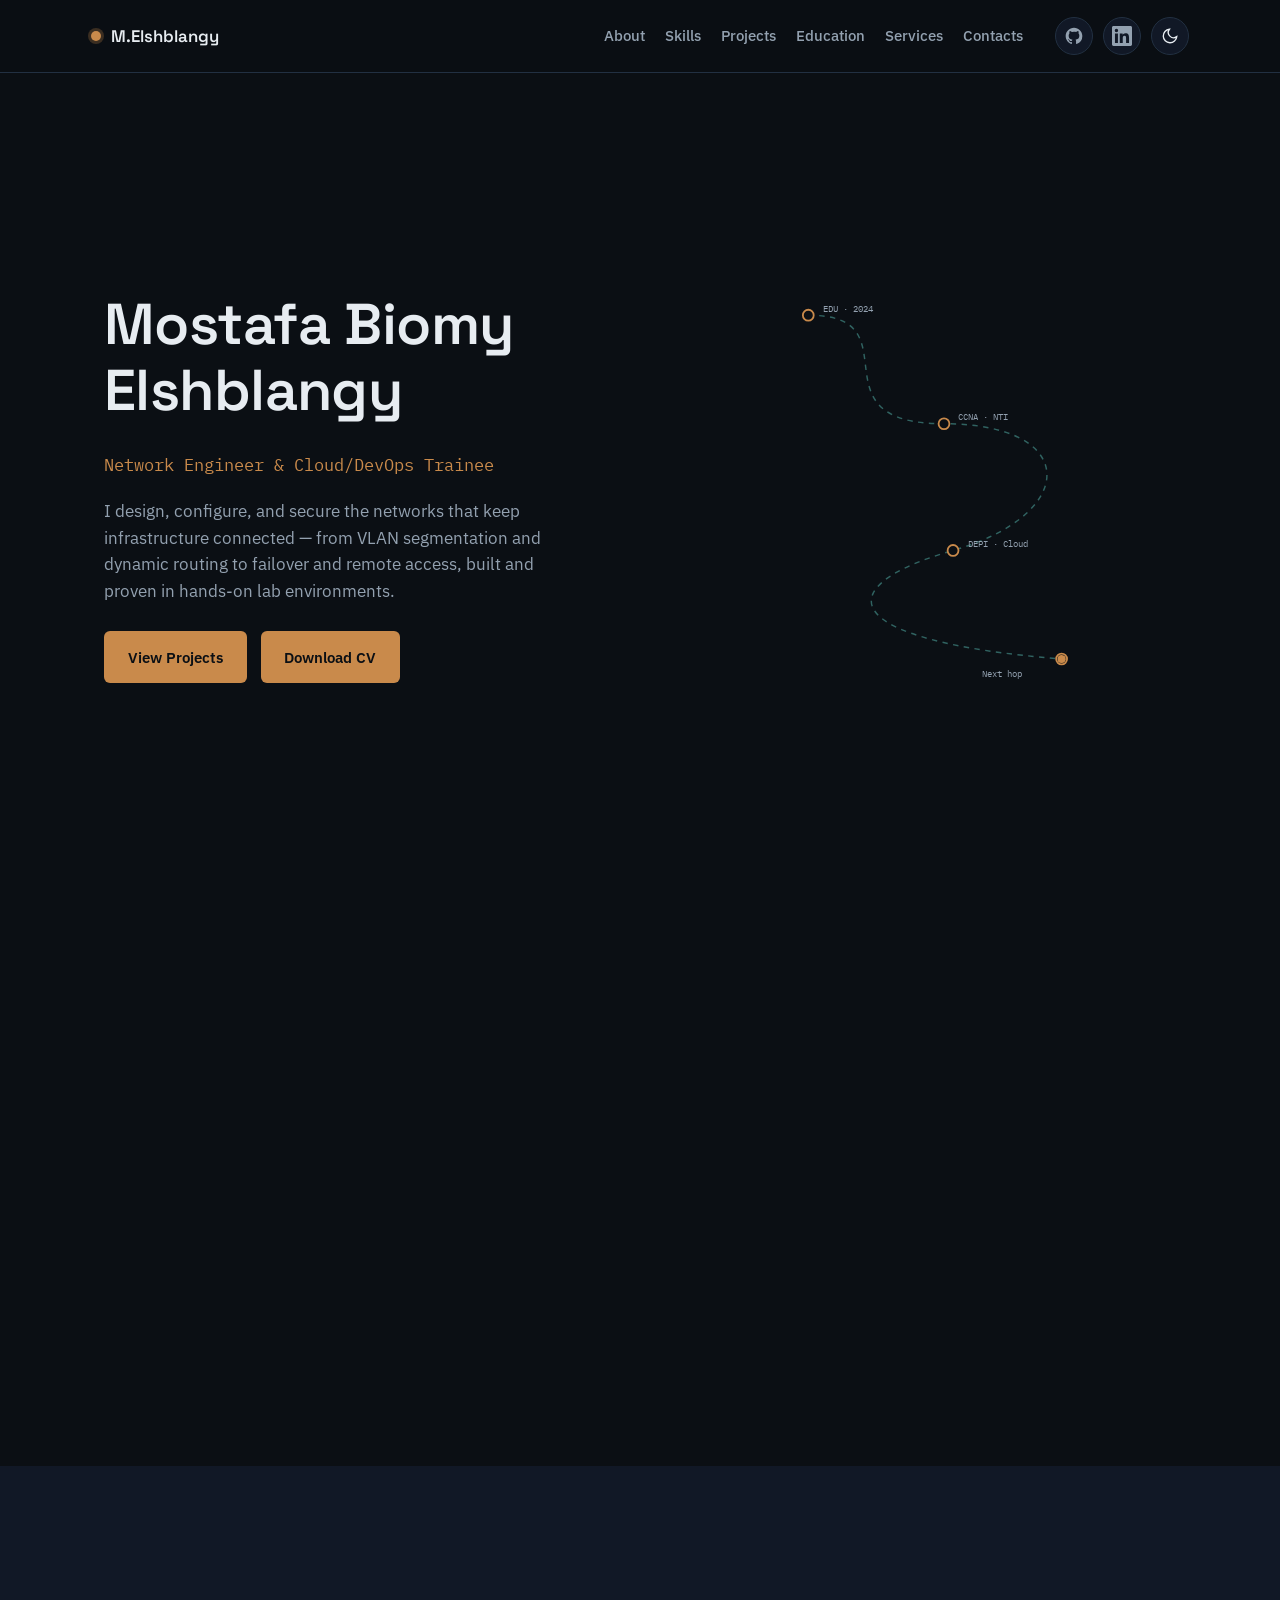
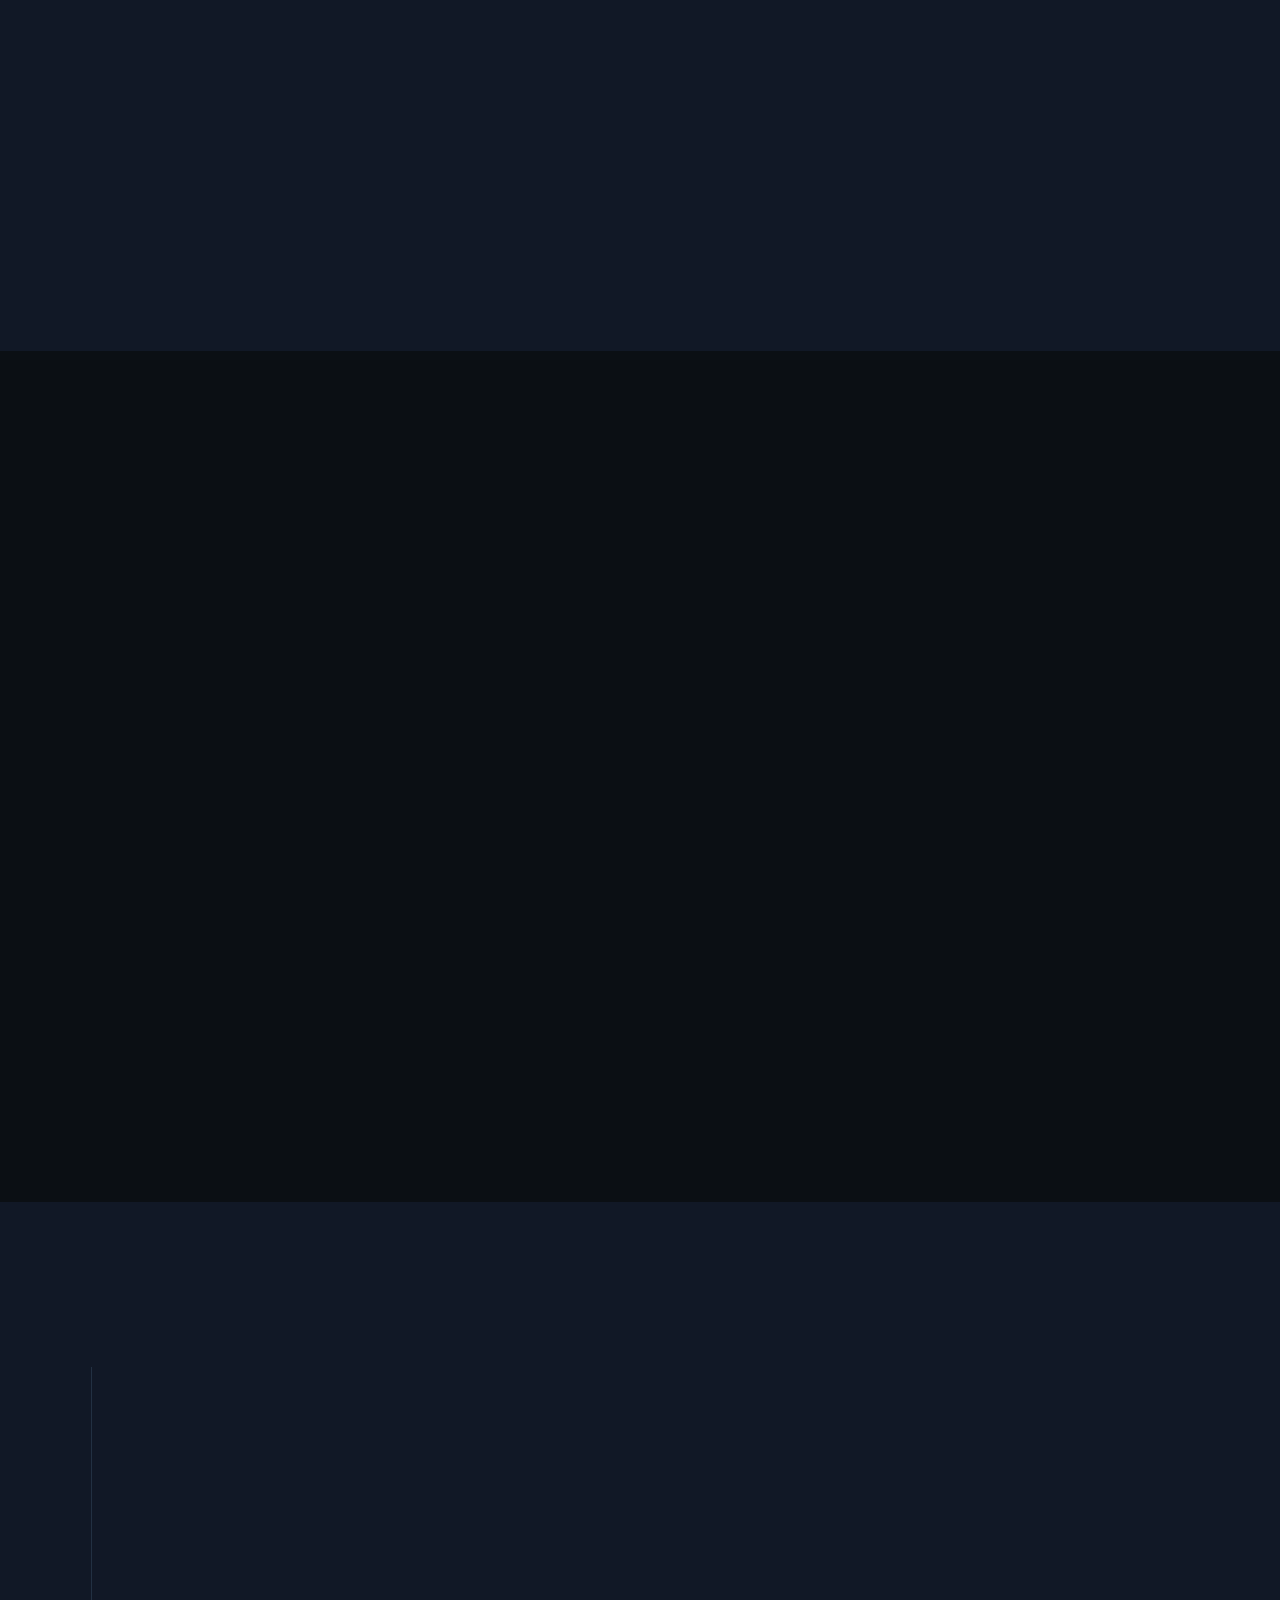
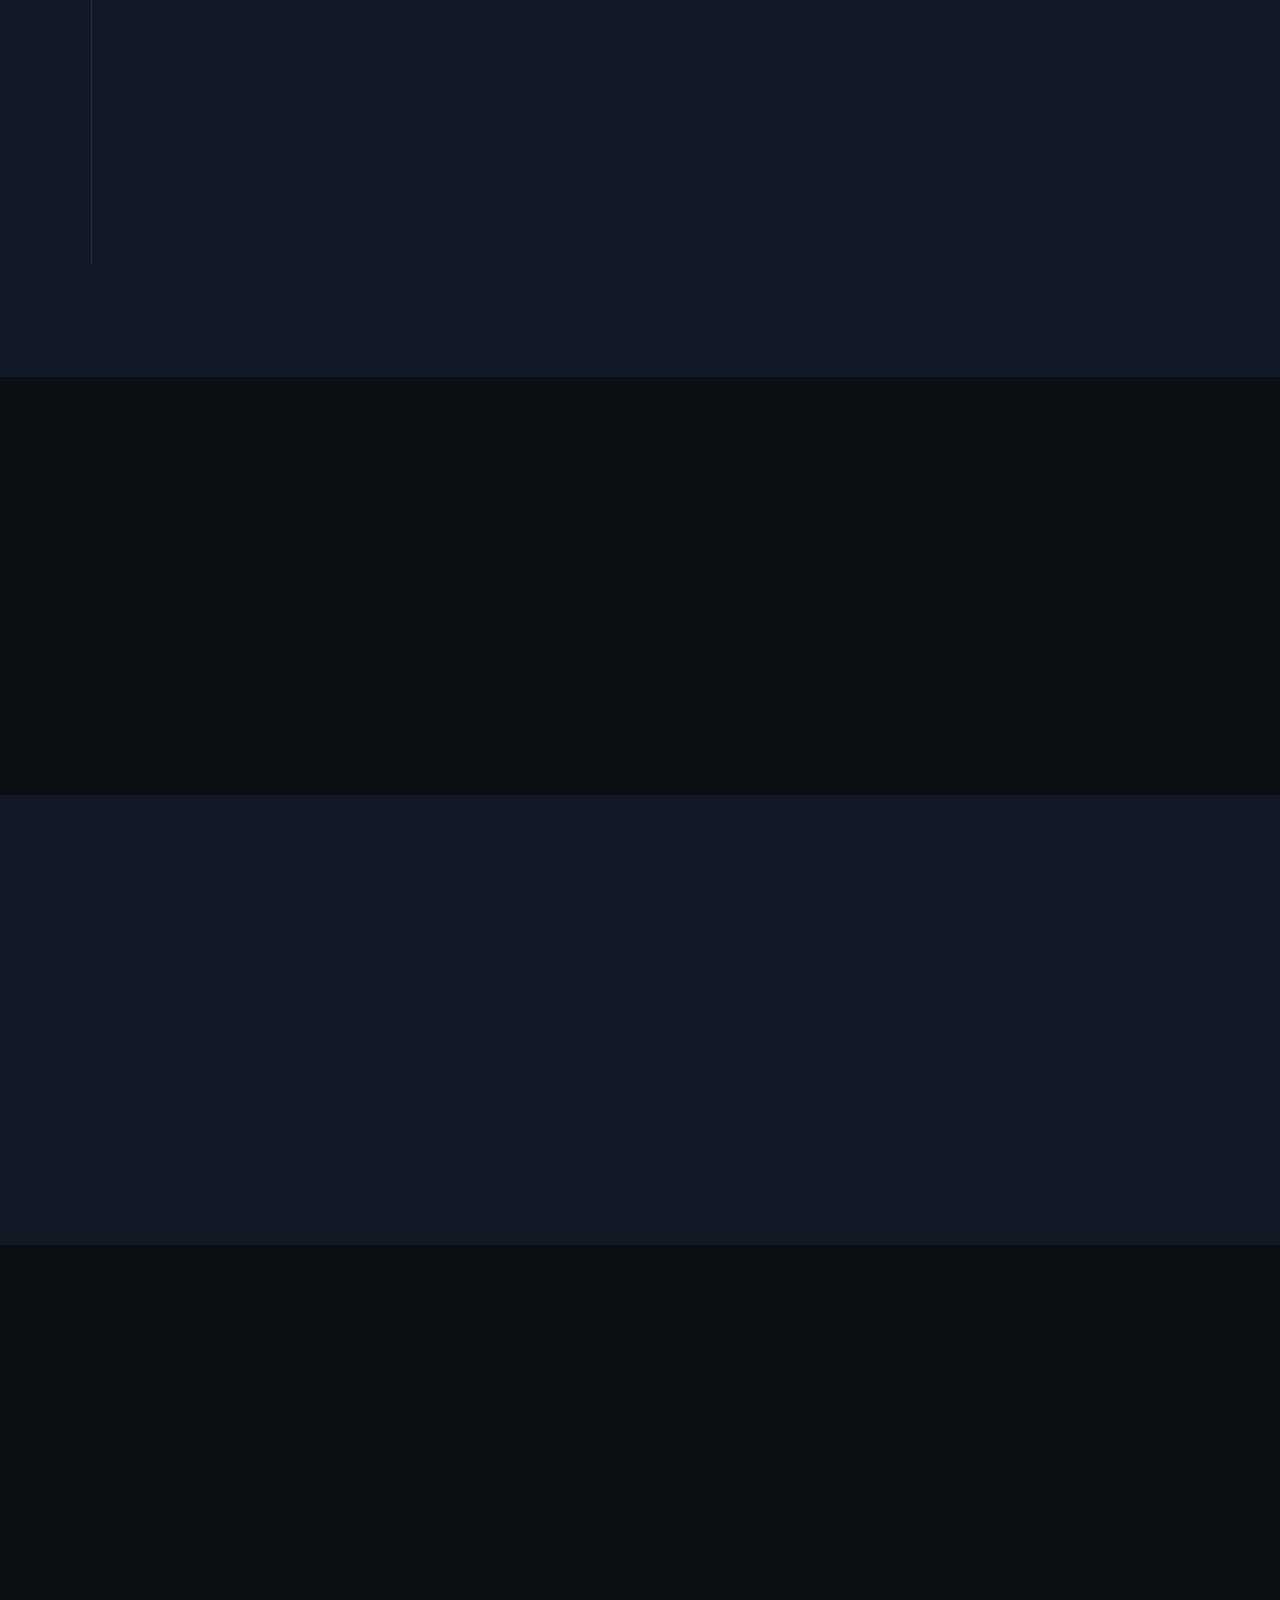
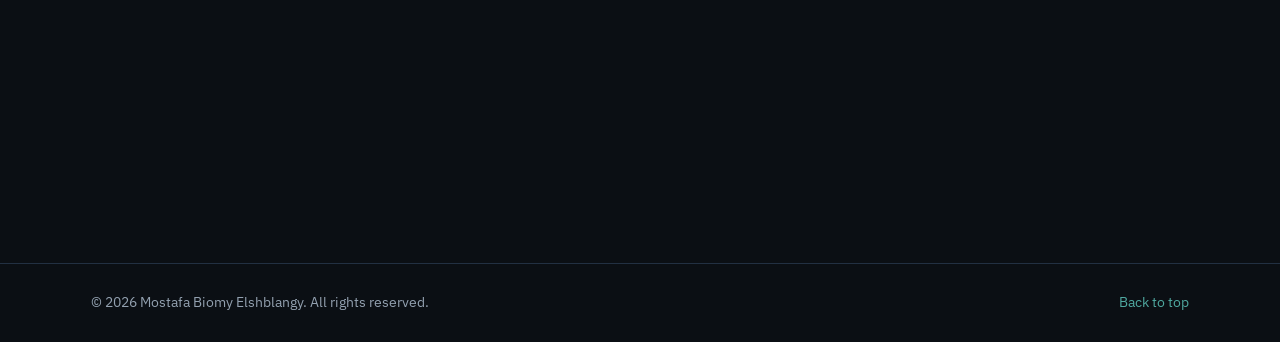
<file: index.html>
<!DOCTYPE html>
<html lang="en">

<head>
  <script>document.documentElement.classList.add('js');</script>
  <meta charset="UTF-8">
  <meta name="viewport" content="width=device-width, initial-scale=1.0">
  <title>Mostafa Elshblangy — Network Engineer</title>
  <meta name="description"
    content="Portfolio of Mostafa Biomy Elshblangy, Network Engineer specializing in routing, switching, and secure infrastructure design.">
  <link rel="preconnect" href="https://fonts.googleapis.com">
  <link rel="preconnect" href="https://fonts.gstatic.com" crossorigin>
  <link
    href="https://fonts.googleapis.com/css2?family=Space+Grotesk:wght@400;500;600;700&family=IBM+Plex+Sans:wght@400;500;600&family=IBM+Plex+Mono:wght@400;500&display=swap"
    rel="stylesheet">
  <link rel="stylesheet" href="style.css">
</head>

<body>

  <a class="skip-link" href="#main">Skip to content</a>

  <header class="site-header">
    <div class="header-inner">
      <a href="#hero" class="brand">
        <span class="brand-mark" aria-hidden="true"></span>
        <span class="brand-text">M.Elshblangy</span>
      </a>
      <nav class="main-nav" aria-label="Primary">
        <button class="nav-toggle" id="navToggle" aria-expanded="false" aria-controls="navMenu"
          aria-label="Toggle navigation menu">
          <span></span><span></span><span></span>
        </button>
        <ul class="nav-menu" id="navMenu">
          <li><a href="#about">About</a></li>
          <li><a href="#skills">Skills</a></li>
          <li><a href="#projects">Projects</a></li>
          <li><a href="#experience">Education</a></li>
          <li><a href="#services">Services</a></li>
          <li><a href="#contact">Contacts</a></li>
        </ul>
      </nav>
      <div class="header-actions">
        <a href="https://github.com/MostafaElshplangy" target="_blank" rel="noopener noreferrer"
          class="social-icon-link" aria-label="GitHub">
          <svg width="20" height="20" viewBox="0 0 24 24" fill="currentColor">
            <path
              d="M12 2C6.477 2 2 6.484 2 12.017c0 4.425 2.865 8.18 6.839 9.504.5.092.682-.217.682-.483 0-.237-.008-.868-.013-1.703-2.782.605-3.369-1.343-3.369-1.343-.454-1.158-1.11-1.466-1.11-1.466-.908-.62.069-.608.069-.608 1.003.07 1.53 1.032 1.53 1.032.892 1.53 2.341 1.088 2.91.832.092-.647.35-1.088.636-1.338-2.22-.253-4.555-1.113-4.555-4.951 0-1.093.39-1.988 1.029-2.688-.103-.253-.446-1.272.098-2.65 0 0 .84-.27 2.75 1.026A9.564 9.564 0 0112 6.844c.85.004 1.705.115 2.504.337 1.909-1.296 2.747-1.027 2.747-1.027.546 1.379.202 2.398.1 2.651.64.7 1.028 1.595 1.028 2.688 0 3.848-2.339 4.695-4.566 4.943.359.309.678.92.678 1.855 0 1.338-.012 2.419-.012 2.747 0 .268.18.58.688.482A10.019 10.019 0 0022 12.017C22 6.484 17.522 2 12 2z" />
          </svg>
        </a>
        <a href="https://linkedin.com/in/mostafa-elshplngy" target="_blank" rel="noopener noreferrer"
          class="social-icon-link" aria-label="LinkedIn">
          <svg width="20" height="20" viewBox="0 0 24 24" fill="currentColor">
            <path
              d="M20.447 20.452h-3.554v-5.569c0-1.328-.027-3.037-1.852-3.037-1.853 0-2.136 1.445-2.136 2.939v5.667H9.351V9h3.414v1.561h.046c.477-.9 1.637-1.85 3.37-1.85 3.601 0 4.267 2.37 4.267 5.455v6.286zM5.337 7.433a2.062 2.062 0 0 1-2.063-2.065 2.064 2.064 0 1 1 2.063 2.065zm1.782 13.019H3.555V9h3.564v11.452zM22.225 0H1.771C.792 0 0 .774 0 1.729v20.542C0 23.227.792 24 1.771 24h20.451C23.2 24 24 23.227 24 22.271V1.729C24 .774 23.2 0 22.222 0h.003z" />
          </svg>
        </a>
        <button class="theme-toggle" id="themeToggle" aria-label="Switch to light mode" aria-pressed="false">
          <svg class="icon-moon" width="18" height="18" viewBox="0 0 24 24" fill="none" stroke="currentColor"
            stroke-width="1.8">
            <path d="M21 12.8A9 9 0 1 1 11.2 3a7 7 0 0 0 9.8 9.8Z" />
          </svg>
          <svg class="icon-sun" width="18" height="18" viewBox="0 0 24 24" fill="none" stroke="currentColor"
            stroke-width="1.8">
            <circle cx="12" cy="12" r="4.2" />
            <path
              d="M12 2.5v2.6M12 18.9v2.6M4.6 4.6l1.8 1.8M17.6 17.6l1.8 1.8M2.5 12h2.6M18.9 12h2.6M4.6 19.4l1.8-1.8M17.6 6.4l1.8-1.8" />
          </svg>
        </button>
      </div>
    </div>
  </header>

  <main id="main">

    <!-- HERO -->
    <section class="hero" id="hero">
      <div class="hero-inner">
        <div class="hero-copy">
          <h1>Mostafa Biomy Elshblangy</h1>
          <p class="hero-role">Network Engineer &amp; Cloud/DevOps Trainee</p>
          <p class="hero-lede">I design, configure, and secure the networks that keep infrastructure connected — from
            VLAN segmentation and dynamic routing to failover and remote access, built and proven in hands-on lab
            environments.</p>
          <div class="hero-actions">
            <a href="#projects" class="btn btn-primary">View Projects</a>
            <a href="https://drive.google.com/drive/u/0/folders/1e4iWdkqJ161IgcwW9p_qeaKxz-TaCh9Q" target="_blank"
              rel="noopener noreferrer" class="btn btn-primary">Download CV</a>
          </div>
        </div>
        <div class="hero-visual" aria-hidden="true">
          <svg viewBox="0 0 420 460" class="route-svg" id="routeSvg">
            <path id="routePath" d="M60 40 C 180 40, 60 160, 210 160 S 360 260, 220 300 S 90 400, 340 420"
              fill="none" />
            <circle class="node" cx="60" cy="40" r="6"></circle>
            <circle class="node" cx="210" cy="160" r="6"></circle>
            <circle class="node" cx="220" cy="300" r="6"></circle>
            <circle class="node" cx="340" cy="420" r="6"></circle>
            <text class="node-label" x="76" y="36">EDU · 2024</text>
            <text class="node-label" x="226" y="156">CCNA · NTI</text>
            <text class="node-label" x="236" y="296">DEPI · Cloud</text>
            <text class="node-label" x="252" y="440">Next hop</text>
            <circle id="packet" class="packet" r="4.5"></circle>
          </svg>
        </div>
      </div>
      <div class="hero-scroll-cue" aria-hidden="true"><span></span></div>
    </section>

    <!-- ABOUT -->
    <section class="section" id="about">
      <div class="section-inner about-grid">
        <div class="about-photo reveal">
          <div class="blob-frame">
            <div class="blob-bg"></div>
            <img src="MyPhoto.jpg" alt="Mostafa Elshblangy" loading="lazy">
          </div>
        </div>
        <div class="about-copy reveal">
          <h2>About</h2>
          <p>I'm an IT and network engineer with a Bachelor's degree in Computer Science from Menofia University, and
            hands-on CCNA training covering TCP/IP, routing, switching, VLANs, DHCP, DNS, and VPNs. My work is grounded
            in lab-tested practice — every protocol I list, I've configured, broken, and fixed myself in Cisco Packet
            Tracer and live training environments.</p>
          <p>My approach to infrastructure is simple: reliability and security aren't add-ons, they're the design brief
            from the start. Whether it's segmenting traffic with VLANs, building redundancy with HSRP, or locking down
            remote access over SSH, I care about networks that stay up and stay safe under real conditions.</p>
          <p>I'm currently expanding into cloud and DevOps through the Digital Egypt Pioneers Initiative, connecting
            traditional networking foundations to the infrastructure-as-code and cloud-native practices shaping where
            the field is heading.</p>
        </div>
      </div>
    </section>

    <!-- SKILLS -->
    <section class="section section-alt" id="skills">
      <div class="section-inner">
        <h2 class="reveal">Skills</h2>
        <div class="skills-grid">
          <div class="skill-card reveal">
            <h3>Networking Fundamentals</h3>
            <ul class="chip-list">
              <li>TCP/IP</li>
              <li>Routing &amp; Switching</li>
              <li>VLANs &amp; Trunking</li>
              <li>STP</li>
              <li>HSRP / VRRP</li>
            </ul>
          </div>
          <div class="skill-card reveal">
            <h3>Services &amp; Protocols</h3>
            <ul class="chip-list">
              <li>DHCP</li>
              <li>DNS</li>
              <li>VPN</li>
              <li>NAT / PAT</li>
            </ul>
          </div>
          <div class="skill-card reveal">
            <h3>Platforms &amp; Tools</h3>
            <ul class="chip-list">
              <li>Cisco Routers &amp; Switches</li>
              <li>Cisco Packet Tracer</li>
              <li>MCSA Fundamentals</li>
            </ul>
          </div>
          <div class="skill-card reveal">
            <h3>Practice &amp; Security</h3>
            <ul class="chip-list">
              <li>Network Troubleshooting</li>
              <li>Port Security</li>
              <li>SSH Remote Management</li>
              <li>ACLs</li>
            </ul>
          </div>
        </div>
      </div>
    </section>

    <!-- PROJECTS -->
    <section class="section" id="projects">
      <div class="section-inner">
        <h2 class="reveal">Projects</h2>
        <div class="projects-grid">

          <article class="project-card reveal">
            <h3>Enterprise Network Simulation</h3>
            <p>Designed and configured a multi-department enterprise network in Cisco Packet Tracer, with VLANs, Layer 3
              switching, and inter-VLAN routing.</p>
            <p class="project-detail">Added OSPF and ACLs for dynamic routing and security, then verified connectivity
              and troubleshot with ping, traceroute, and Cisco show commands.</p>

          </article>

          <article class="project-card reveal">
            <h3>SOHO Network Setup</h3>
            <p>Built and configured a small office/home office network with a router, switch, and wireless access point.
            </p>
            <p class="project-detail">Configured NAT/PAT, DHCP, static routing, and SSH for secure remote management,
              with port security and disabled unused ports.</p>

          </article>

          <article class="project-card reveal">
            <h3>VLAN &amp; Trunking Lab</h3>
            <p>Configured VLANs and 802.1Q trunking across multiple switches to isolate departmental traffic.</p>
            <p class="project-detail">Implemented Router-on-a-Stick for inter-VLAN routing and verified traffic
              isolation end to end.</p>

          </article>

          <article class="project-card reveal">
            <h3>Network Redundancy &amp; High Availability</h3>
            <p>Configured STP to eliminate loops and HSRP/VRRP for gateway redundancy across the topology.</p>
            <p class="project-detail">Tested failover behavior by simulating link and device failures under load.</p>

          </article>

          <article class="project-card reveal">
            <h3>DHCP &amp; Static Routing Lab</h3>
            <p>Configured static routing and DHCP across multiple subnets and VLANs for a segmented network.</p>
            <p class="project-detail">Implemented DHCP relay using ip helper-address and verified routing and address
              assignment.</p>

          </article>

          <article class="project-card reveal">
            <h3>Wireless LAN Setup</h3>
            <p>Configured a wireless network with SSID broadcast, WPA2 security, and MAC filtering in Cisco Packet
              Tracer.</p>
            <p class="project-detail">Integrated wireless clients with the existing wired LAN and verified end-to-end
              connectivity.</p>

          </article>

        </div>
      </div>
    </section>

    <!-- EXPERIENCE / PATH -->
    <section class="section section-alt" id="experience">
      <div class="section-inner">
        <h2 class="reveal">Education</h2>
        <ol class="timeline">
          <li class="timeline-item reveal">
            <div class="timeline-date">07/2026 – 12/2026</div>
            <div class="timeline-body">
              <h3>Cloud &amp; DevOps Trainee</h3>
              <p class="timeline-org">Digital Egypt Pioneers Initiative (DEPI) · CLS Learning Solutions</p>
              <ul>
                <li>Training in cloud infrastructure and DevOps practices, building on core networking fundamentals.
                </li>
                <li>Applying automation and infrastructure-management concepts alongside traditional routing and
                  switching skills.</li>
              </ul>
            </div>
          </li>
          <li class="timeline-item reveal">
            <div class="timeline-date">05/2026 – 07/2026</div>
            <div class="timeline-body">
              <h3>CCNA Practical Training — Networking Lab</h3>
              <p class="timeline-org">National Telecommunication Institute (NTI)</p>
              <ul>
                <li>Hands-on lab training across routing, switching, VLANs, and network security fundamentals.</li>
                <li>Configured and troubleshot Cisco device topologies to CCNA-level standards.</li>
              </ul>
            </div>
          </li>
          <li class="timeline-item reveal">
            <div class="timeline-date">2020 – 2024</div>
            <div class="timeline-body">
              <h3>Bachelor of Computer Science</h3>
              <p class="timeline-org">Faculty of Computers and Information, Menofia University</p>
              <ul>
                <li>Built the foundation in computer science and systems that underpins current networking
                  specialization.</li>
              </ul>
            </div>
          </li>
        </ol>
      </div>
    </section>

    <!-- SERVICES -->
    <section class="section" id="services">
      <div class="section-inner">
        <div class="section-header-row reveal">
          <h2>Services</h2>
        </div>
        <div class="services-grid">
          <div class="service-card reveal">
            <h3>Network Design &amp; Implementation</h3>
            <p>Topology planning, VLAN segmentation, and routing setup for reliable, scalable networks.</p>
          </div>
          <div class="service-card reveal">
            <h3>Network Security Hardening</h3>
            <p>ACLs, port security, and secure remote access configuration to reduce attack surface.</p>
          </div>
          <div class="service-card reveal">
            <h3>Troubleshooting &amp; Diagnostics</h3>
            <p>Systematic fault isolation using ping, traceroute, and device-level diagnostics.</p>
          </div>
          <div class="service-card reveal">
            <h3>IT Infrastructure Consulting</h3>
            <p>Practical guidance on DHCP, DNS, VPN, and redundancy planning for small-to-mid networks.</p>
          </div>
        </div>
      </div>
    </section>

    <!-- OBJECTIVE -->
    <section class="section section-alt objective" id="objective">
      <div class="section-inner">
        <h2 class="reveal">Where I'm headed</h2>
        <p class="objective-statement reveal">I'm working toward a role where I can grow from hands-on network
          engineering into cloud and infrastructure architecture — combining CCNA-level routing and switching expertise
          with DevOps practices to design systems that are secure, resilient, and built to scale.</p>
      </div>
    </section>

    <!-- CONTACT -->
    <section class="section" id="contact">
      <div class="section-inner contact-grid">
        <div class="contact-copy reveal">
          <h2>Contacts</h2>
          <p>Open to network engineering, IT support, and cloud/DevOps opportunities. Reach out directly or send a
            message below.</p>
          <p class="eyebrow-plain">Nasr City, Cairo, Egypt</p>
          <ul class="contact-list">
            <li><a href="mailto:mostafaelshplngy7@gmail.com">mostafaelshplngy7@gmail.com</a></li>
            <li><a href="tel:+201091564198">+20 109 156 4198</a></li>
            <li><a href="https://linkedin.com/in/mostafa-elshplngy" target="_blank"
                rel="noopener">linkedin.com/in/mostafa-elshplngy</a></li>
            <li><a href="https://github.com/MostafaElshplangy" target="_blank"
                rel="noopener">github.com/MostafaElshplangy</a></li>
          </ul>
        </div>
        <form class="contact-form reveal" id="contactForm">
          <div class="form-row">
            <label for="name">Name</label>
            <input type="text" id="name" name="name" required autocomplete="name">
          </div>
          <div class="form-row">
            <label for="email">Email</label>
            <input type="email" id="email" name="email" required autocomplete="email">
          </div>
          <div class="form-row">
            <label for="message">Message</label>
            <textarea id="message" name="message" rows="5" required></textarea>
          </div>
          <button type="submit" class="btn btn-primary">Send Message</button>
          <p class="form-status" id="formStatus" role="status" aria-live="polite"></p>
        </form>
      </div>
    </section>

  </main>

  <footer class="site-footer">
    <div class="footer-inner">
      <p>© <span id="year"></span> Mostafa Biomy Elshblangy. All rights reserved.</p>
      <a href="#hero">Back to top</a>
    </div>
  </footer>

  <script src="script.js"></script>
</body>

</html>
</file>
<file: style.css>
/* ============================================================
   TOKENS
   ============================================================ */
:root {
  --bg: #0B0F14;
  --bg-panel: #111826;
  --bg-panel-alt: #161F2E;
  --text: #E7ECF1;
  --text-muted: #93A1B0;
  --border: #223042;
  --accent: #C98A4B;
  /* copper — cabling */
  --accent-2: #4FA8A0;
  /* muted teal — signal */
  --accent-contrast: #0B0F14;
  --danger: #D9705A;

  --font-display: 'Space Grotesk', sans-serif;
  --font-body: 'IBM Plex Sans', sans-serif;
  --font-mono: 'IBM Plex Mono', monospace;

  --radius-s: 6px;
  --radius-m: 10px;
  --container: 1120px;
  --shadow-card: 0 1px 0 rgba(0, 0, 0, .4);
}

html[data-theme="light"] {
  --bg: #F5F3EE;
  --bg-panel: #FFFFFF;
  --bg-panel-alt: #ECE8DF;
  --text: #16202B;
  --text-muted: #5B6672;
  --border: #DAD4C7;
  --accent: #A8632A;
  --accent-2: #327870;
  --accent-contrast: #FFFFFF;
}

* {
  box-sizing: border-box;
}

html {
  scroll-behavior: smooth;
}

.hero,
.section {
  scroll-margin-top: 32px;
}

@media (prefers-reduced-motion: reduce) {
  html {
    scroll-behavior: auto;
  }

  *,
  *::before,
  *::after {
    animation-duration: 0.001ms !important;
    animation-iteration-count: 1 !important;
    transition-duration: 0.001ms !important;
  }
}

body {
  margin: 0;
  background: var(--bg);
  color: var(--text);
  font-family: var(--font-body);
  line-height: 1.6;
  -webkit-font-smoothing: antialiased;
  overflow-x: hidden;
  transition: background .35s ease, color .35s ease;
}

h1,
h2,
h3 {
  font-family: var(--font-display);
  font-weight: 600;
  margin: 0 0 .5em;
  line-height: 1.15;
}

p {
  margin: 0 0 1em;
  color: var(--text-muted);
  max-width: 62ch;
}

a {
  color: var(--accent-2);
  text-decoration: none;
}

a:hover {
  text-decoration: underline;
}

img {
  max-width: 100%;
  display: block;
}

ul {
  padding: 0;
  margin: 0;
  list-style: none;
}

.skip-link {
  position: absolute;
  left: -9999px;
  top: 0;
  background: var(--accent);
  color: var(--accent-contrast);
  padding: .6em 1em;
  z-index: 1000;
  border-radius: var(--radius-s);
}

.skip-link:focus {
  left: 1em;
  top: 1em;
}

:focus-visible {
  outline: 2px solid var(--accent-2);
  outline-offset: 2px;
}

.section-inner,
.header-inner,
.footer-inner {
  max-width: var(--container);
  margin: 0 auto;
  padding-inline: 11px;
}

/* ============================================================
   HEADER
   ============================================================ */
.site-header {
  position: sticky;
  top: 0;
  z-index: 100;
  background: color-mix(in srgb, var(--bg) 88%, transparent);
  backdrop-filter: blur(10px);
  border-bottom: 1px solid var(--border);
}

.header-inner {
  display: flex;
  align-items: center;
  justify-content: space-between;
  height: 72px;
  gap: 16px;
}

.brand {
  display: flex;
  align-items: center;
  gap: 10px;
  color: var(--text);
  flex-shrink: 0;
}

.brand:hover {
  text-decoration: none;
}

.brand-mark {
  width: 10px;
  height: 10px;
  border-radius: 50%;
  background: var(--accent);
  box-shadow: 0 0 0 3px rgba(201, 138, 75, 0.25);
  box-shadow: 0 0 0 3px color-mix(in srgb, var(--accent) 25%, transparent);
}

.brand-text {
  font-family: var(--font-display);
  font-weight: 600;
  font-size: 1.05rem;
}

.main-nav {
  display: flex;
  align-items: center;
  margin-left: auto;
  margin-right: 16px;
}

.nav-menu {
  display: flex;
  align-items: center;
  gap: 20px;
  list-style: none;
  margin: 0;
  padding: 0;
  white-space: nowrap;
}

.nav-menu a {
  color: var(--text-muted);
  font-size: .93rem;
  font-weight: 500;
  transition: color .2s ease;
}

.nav-menu a:hover {
  color: var(--text);
  text-decoration: none;
}

.nav-toggle {
  display: none;
  flex-direction: column;
  justify-content: center;
  gap: 5px;
  width: 36px;
  height: 36px;
  background: none;
  border: none;
  cursor: pointer;
}

.nav-toggle span {
  display: block;
  height: 2px;
  width: 100%;
  background: var(--text);
  border-radius: 2px;
}

.theme-toggle {
  background: var(--bg-panel);
  border: 1px solid var(--border);
  color: var(--text);
  width: 38px;
  height: 38px;
  border-radius: 50%;
  display: grid;
  place-items: center;
  cursor: pointer;
  transition: border-color .2s ease, transform .2s ease;
}

.theme-toggle:hover {
  border-color: var(--accent);
  transform: translateY(-1px);
}

.icon-sun {
  display: none;
}

html[data-theme="light"] .icon-sun {
  display: block;
}

html[data-theme="light"] .icon-moon {
  display: none;
}

.header-actions {
  display: flex;
  align-items: center;
  gap: 10px;
  flex-shrink: 0;
}

.social-icon-link {
  display: grid;
  place-items: center;
  width: 38px;
  height: 38px;
  border-radius: 50%;
  border: 1px solid var(--border);
  background: var(--bg-panel);
  color: var(--text-muted);
  transition: border-color .2s ease, color .2s ease, transform .2s ease;
}

.social-icon-link:hover {
  border-color: var(--accent);
  color: var(--accent);
  transform: translateY(-1px);
  text-decoration: none;
}

/* ============================================================
   HERO
   ============================================================ */
.hero {
  position: relative;
  min-height: 92vh;
  display: flex;
  align-items: center;
  padding-block: 40px;
}

.hero-inner {
  max-width: var(--container);
  margin: 0 auto;
  padding-inline: 24px;
  width: 100%;
  display: grid;
  grid-template-columns: 1.1fr .9fr;
  gap: 40px;
  align-items: center;
}

.eyebrow-plain {
  font-family: var(--font-mono);
  font-size: .92rem;
  color: var(--text);
  margin: 0 0 1.2em;
  margin-bottom: 14px;
}

.hero h1 {
  font-size: clamp(2.2rem, 4.6vw, 3.6rem);
  letter-spacing: -0.01em;
}

.hero-role {
  font-family: var(--font-mono);
  font-size: 1.05rem;
  color: var(--accent);
  margin: 0 0 1.1em;
}

.hero-lede {
  font-size: 1.05rem;
  max-width: 46ch;
}

.hero-actions {
  display: flex;
  gap: 14px;
  margin-top: 1.6em;
  flex-wrap: wrap;
}

.btn {
  display: inline-flex;
  align-items: center;
  justify-content: center;
  padding: .85em 1.5em;
  border-radius: var(--radius-s);
  font-weight: 600;
  font-size: .95rem;
  cursor: pointer;
  border: 1px solid transparent;
  transition: transform .18s ease, background .18s ease, border-color .18s ease;
}

.btn:hover {
  text-decoration: none;
  transform: translateY(-2px);
}

.btn-sm {
  padding: .45em .95em;
  font-size: .85rem;
  border-radius: var(--radius-s);
}

.btn-primary {
  background: var(--accent);
  color: var(--accent-contrast);
}

.btn-primary:hover {
  background: #d99652;
  background: color-mix(in srgb, var(--accent) 85%, white 15%);
}

.btn-ghost {
  background: transparent;
  border-color: var(--border);
  color: var(--text);
}

.btn-ghost:hover {
  border-color: var(--accent-2);
}

.hero-visual {
  display: flex;
  justify-content: center;
}

.route-svg {
  width: 100%;
  max-width: 380px;
  height: auto;
}

.route-svg path {
  stroke: var(--accent-2);
  stroke-width: 1.6;
  stroke-dasharray: 6 6;
  opacity: .55;
}

.route-svg .node {
  fill: var(--bg);
  stroke: var(--accent);
  stroke-width: 2;
}

.route-svg .node-label {
  font-family: var(--font-mono);
  font-size: 10px;
  fill: var(--text-muted);
}

.packet {
  fill: var(--accent);
  opacity: 0;
}

.packet.run {
  opacity: 1;
  animation: travel 3.6s cubic-bezier(.4, 0, .2, 1) 0.4s 1 forwards;
}

@keyframes travel {
  to {
    offset-distance: 100%;
  }
}

#packet {
  offset-path: path('M60 40 C 180 40, 60 160, 210 160 S 360 260, 220 300 S 90 400, 340 420');
  offset-distance: 0%;
}

.hero-scroll-cue {
  display: none;
}

.hero-scroll-cue span {
  display: block;
  width: 1px;
  height: 34px;
  background: var(--border);
  position: relative;
  overflow: hidden;
}

.hero-scroll-cue span::after {
  content: '';
  position: absolute;
  top: -100%;
  left: 0;
  width: 100%;
  height: 100%;
  background: var(--accent-2);
  animation: cue 2.2s ease-in-out infinite;
}

@keyframes cue {
  50% {
    top: 100%;
  }

  100% {
    top: 100%;
  }
}

/* ============================================================
   SECTIONS (shared)
   ============================================================ */
.section {
  padding-block: 96px;
}

.section-alt {
  background: var(--bg-panel);
}

.section h2 {
  font-size: clamp(1.6rem, 3vw, 2.1rem);
  margin-bottom: .9em;
}

/* Default reveal: visible */
.reveal {
  opacity: 1;
  transform: none;
}

/* Hidden by default only when JS is enabled */
html.js .reveal {
  opacity: 0;
  transform: translateY(18px);
  transition: opacity .6s ease, transform .6s ease;
}

html.js .reveal.in-view {
  opacity: 1;
  transform: translateY(0);
}

/* ============================================================
   ABOUT
   ============================================================ */
.about-grid {
  display: grid;
  grid-template-columns: 280px 1fr;
  gap: 56px;
  align-items: start;
}

/* ============================================================
   ANIMATED BLOB PHOTO FRAME
   ============================================================ */
.blob-frame {
  position: relative;
  width: 280px;
  height: 320px;
  margin: 0 auto;
  display: flex;
  align-items: center;
  justify-content: center;
}

/* Morphing animated liquid border background */
.blob-bg {
  position: absolute;
  inset: -8px;
  background: linear-gradient(135deg, var(--accent) 0%, var(--accent-2) 100%);
  border-radius: 60% 40% 30% 70% / 60% 30% 70% 40%;
  animation: morphBlob 8s ease-in-out infinite alternate;
  opacity: 0.85;
  filter: blur(1px);
}

/* Photo container shaped like an organic blob */
.blob-frame img {
  position: relative;
  width: 100%;
  height: 100%;
  object-fit: cover;
  border-radius: 60% 40% 30% 70% / 60% 30% 70% 40%;
  border: 4px solid var(--bg-panel);
  animation: morphBlob 8s ease-in-out infinite alternate-reverse;
  transition: transform 0.4s ease;
  z-index: 2;
}

.blob-frame:hover img {
  transform: scale(1.03);
}

/* Continuous shape-shifting animation */
@keyframes morphBlob {
  0% {
    border-radius: 60% 40% 30% 70% / 60% 30% 70% 40%;
  }

  50% {
    border-radius: 30% 60% 70% 40% / 50% 60% 30% 60%;
  }

  100% {
    border-radius: 50% 50% 30% 70% / 60% 40% 60% 40%;
  }
}

.photo-frame img {
  width: 100%;
  height: 100%;
  object-fit: cover;
}

.about-copy p {
  max-width: none;
}

/* ============================================================
   SKILLS
   ============================================================ */
.skills-grid {
  display: grid;
  grid-template-columns: repeat(4, 1fr);
  gap: 18px;
}

.skill-card {
  background: var(--bg-panel);
  border: 1px solid var(--border);
  border-radius: var(--radius-m);
  padding: 22px;
}

html[data-theme="light"] .section-alt .skill-card {
  background: var(--bg-panel-alt);
}

.skill-card h3 {
  font-size: 1rem;
  margin-bottom: .8em;
}

.chip-list {
  display: flex;
  flex-wrap: wrap;
  gap: 8px;
}

.chip-list li {
  font-family: var(--font-mono);
  font-size: .78rem;
  color: var(--text);
  border: 1px solid var(--border);
  border-radius: 4px;
  padding: .35em .65em;
  background: rgba(79, 168, 160, 0.1);
  background: color-mix(in srgb, var(--accent-2) 8%, transparent);
}

/* ============================================================
   PROJECTS
   ============================================================ */
.projects-grid {
  display: grid;
  grid-template-columns: repeat(3, 1fr);
  gap: 20px;
}

.project-card {
  border: 1px solid var(--border);
  border-radius: var(--radius-m);
  padding: 26px;
  background: var(--bg-panel);
  transition: transform .25s ease, border-color .25s ease, box-shadow .25s ease;
}

.project-card:hover {
  transform: translateY(-4px);
  border-color: var(--accent-2);
  box-shadow: var(--shadow-card);
}

.project-card h3 {
  font-size: 1.08rem;
}

.project-detail {
  font-size: .92rem;
}

.project-link {
  font-family: var(--font-mono);
  font-size: .85rem;
  font-weight: 500;
}

/* ============================================================
   EXPERIENCE / TIMELINE
   ============================================================ */
.timeline {
  position: relative;
  padding-left: 28px;
  border-left: 1px solid var(--border);
}

.timeline-item {
  position: relative;
  padding-bottom: 42px;
  padding-left: 28px;
}

.timeline-item:last-child {
  padding-bottom: 0;
}

.timeline-item::before {
  content: '';
  position: absolute;
  left: -33px;
  top: 4px;
  width: 10px;
  height: 10px;
  border-radius: 50%;
  background: var(--accent);
  box-shadow: 0 0 0 4px var(--bg-panel);
}

.timeline-date {
  font-family: var(--font-mono);
  font-size: .8rem;
  color: var(--accent-2);
  margin-bottom: .4em;
}

.timeline-org {
  font-size: .92rem;
  color: var(--text-muted);
  margin-bottom: .7em;
}

.timeline-body ul {
  display: flex;
  flex-direction: column;
  gap: 6px;
}

.timeline-body li {
  font-size: .93rem;
  color: var(--text-muted);
  position: relative;
  padding-left: 16px;
}

.timeline-body li::before {
  content: '—';
  position: absolute;
  left: 0;
  color: var(--accent);
  font-size: .85em;
}

/* ============================================================
   SERVICES
   ============================================================ */
.section-header-row {
  display: flex;
  justify-content: space-between;
  align-items: center;
  margin-bottom: 24px;
  flex-wrap: wrap;
  gap: 16px;
}

.section-header-row h2 {
  margin-bottom: 0;
}

.services-grid {
  display: grid;
  grid-template-columns: repeat(4, 1fr);
  gap: 18px;
}

.service-card {
  border: 1px solid var(--border);
  border-radius: var(--radius-m);
  padding: 24px;
  background: var(--bg-panel);
}

.service-card h3 {
  font-size: 1rem;
}

.service-card p {
  font-size: .9rem;
  margin-bottom: 0;
}

/* ============================================================
   OBJECTIVE
   ============================================================ */
.objective-statement {
  font-family: var(--font-display);
  font-size: clamp(1.2rem, 2.4vw, 1.6rem);
  color: var(--text);
  max-width: 52ch;
  font-weight: 500;
}

/* ============================================================
   CONTACT
   ============================================================ */
.contact-grid {
  display: grid;
  grid-template-columns: 1fr 1.2fr;
  gap: 56px;
  align-items: start;
}

.contact-list {
  display: flex;
  flex-direction: column;
  gap: 10px;
  margin-top: 1.4em;
}

.contact-list a {
  font-family: var(--font-mono);
  font-size: .92rem;
  color: var(--text);
}

.contact-list a:hover {
  color: var(--accent-2);
}

.contact-form {
  display: flex;
  flex-direction: column;
  gap: 16px;
}

.form-row {
  display: flex;
  flex-direction: column;
  gap: 6px;
}

.form-row label {
  font-size: .85rem;
  color: var(--text-muted);
}

.form-row input,
.form-row textarea {
  background: var(--bg-panel);
  border: 1px solid var(--border);
  border-radius: var(--radius-s);
  color: var(--text);
  padding: .75em .9em;
  font-family: var(--font-body);
  font-size: .95rem;
  transition: border-color .2s ease;
}

.form-row input:focus,
.form-row textarea:focus {
  border-color: var(--accent-2);
  outline: none;
}

.contact-form .btn {
  align-self: flex-start;
}

.form-status {
  font-size: .88rem;
  color: var(--accent-2);
  min-height: 1.4em;
  margin: 0;
}

/* ============================================================
   FOOTER
   ============================================================ */
.site-footer {
  border-top: 1px solid var(--border);
  padding-block: 28px;
}

.footer-inner {
  display: flex;
  justify-content: space-between;
  align-items: center;
  flex-wrap: wrap;
  gap: 10px;
}

.footer-inner p {
  margin: 0;
  font-size: .85rem;
}

.footer-inner a {
  font-size: .85rem;
}

/* ============================================================
   RESPONSIVE
   ============================================================ */
@media (max-width: 1024px) {
  .nav-menu {
    gap: 14px;
  }

  .nav-menu a {
    font-size: .88rem;
  }

  .skills-grid {
    grid-template-columns: repeat(2, 1fr);
  }

  .projects-grid {
    grid-template-columns: repeat(2, 1fr);
  }

  .services-grid {
    grid-template-columns: repeat(2, 1fr);
  }
}

@media (max-width: 880px) {
  .header-inner {
    position: relative;
  }

  .nav-toggle {
    display: flex;
    order: 2;
  }

  .header-actions {
    margin-left: auto;
    order: 1;
  }

  .main-nav {
    margin-left: 0;
    margin-right: 0;
  }

  .nav-menu {
    position: absolute;
    top: 72px;
    left: 0;
    right: 0;
    width: 100%;
    flex-direction: column;
    gap: 0;
    background: var(--bg-panel);
    border-bottom: 1px solid var(--border);
    max-height: 0;
    overflow: hidden;
    transition: max-height .35s cubic-bezier(0.4, 0, 0.2, 1), opacity .3s ease;
    opacity: 0;
    box-shadow: 0 10px 25px -5px rgba(0, 0, 0, 0.5);
    z-index: 99;
  }

  .nav-menu.open {
    max-height: 420px;
    opacity: 1;
  }

  .nav-menu li {
    width: 100%;
    border-top: 1px solid var(--border);
  }

  .nav-menu a {
    display: block;
    padding: 14px 24px;
    width: 100%;
    font-size: .95rem;
  }

  .hero-inner {
    grid-template-columns: 1fr;
    gap: 32px;
  }

  .hero-visual {
    order: -1;
    max-width: 280px;
    margin: 0 auto;
  }

  .about-grid {
    grid-template-columns: 1fr;
    gap: 32px;
  }

  .contact-grid {
    grid-template-columns: 1fr;
    gap: 36px;
  }
}

@media (max-width: 640px) {

  .skills-grid,
  .projects-grid,
  .services-grid {
    grid-template-columns: 1fr;
  }

  .section {
    padding-block: 56px;
  }

  .hero {
    min-height: auto;
    padding-block: 80px 48px;
  }

  .hero-actions {
    flex-direction: column;
    width: 100%;
  }

  .hero-actions .btn {
    width: 100%;
  }

  .section-header-row {
    flex-direction: column;
    align-items: flex-start;
    gap: 12px;
  }

  .footer-inner {
    flex-direction: column;
    text-align: center;
    gap: 12px;
  }
}

@media (max-width: 375px) {
  .brand-text {
    font-size: .88rem;
  }

  .brand-mark {
    width: 8px;
    height: 8px;
  }

  .header-actions {
    gap: 6px;
  }

  .social-icon-link,
  .theme-toggle {
    width: 30px;
    height: 30px;
  }

  .social-icon-link svg,
  .theme-toggle svg {
    width: 15px;
    height: 15px;
  }
}

@media (max-width: 330px) {
  .brand-text {
    font-size: .78rem;
  }

  .brand-mark {
    width: 7px;
    height: 7px;
  }

  .header-actions {
    gap: 4px;
  }

  .social-icon-link,
  .theme-toggle {
    width: 26px;
    height: 26px;
  }

  .social-icon-link svg,
  .theme-toggle svg {
    width: 13px;
    height: 13px;
  }

  .section-inner,
  .header-inner,
  .footer-inner {
    padding-inline: 11px;
  }
}
</file>
